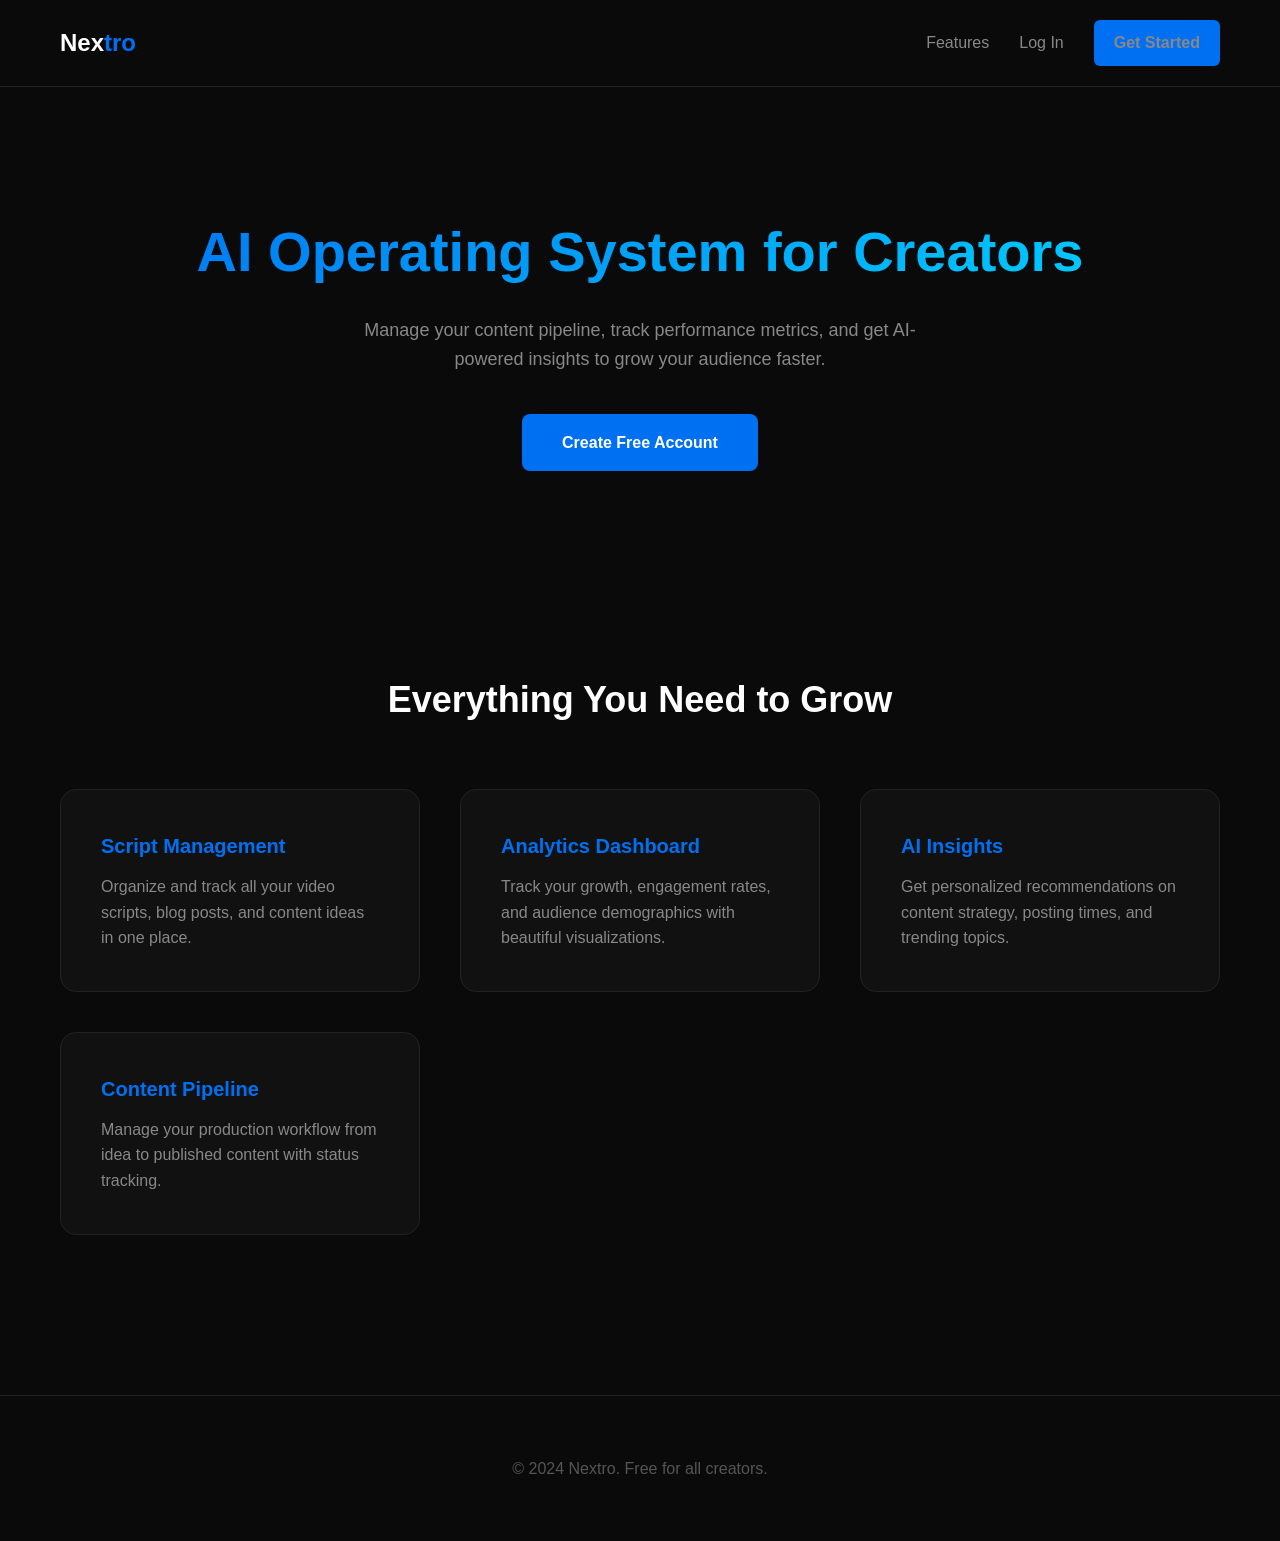
<file: index.html>
<!DOCTYPE html>
<html lang="en">
<head>
  <meta charset="UTF-8">
  <meta name="viewport" content="width=device-width, initial-scale=1.0">
  <title>Nextro - AI Operating System for Creators</title>
  <style>
    * { margin: 0; padding: 0; box-sizing: border-box; }
    body { font-family: -apple-system, BlinkMacSystemFont, 'Segoe UI', Roboto, sans-serif; background: #0a0a0a; color: #fff; line-height: 1.6; }
    .container { max-width: 1200px; margin: 0 auto; padding: 0 20px; }
    header { padding: 20px 0; display: flex; justify-content: space-between; align-items: center; border-bottom: 1px solid #222; }
    .logo { font-size: 24px; font-weight: bold; }
    .logo span { color: #0070f3; }
    .nav-links { display: flex; gap: 30px; align-items: center; }
    .nav-links a { color: #888; text-decoration: none; transition: color 0.3s; }
    .nav-links a:hover { color: #fff; }
    .cta-header { padding: 10px 20px; background: #0070f3; color: #fff; border-radius: 6px; font-weight: 600; transition: all 0.3s; cursor: pointer; border: none; }
    .cta-header:hover { background: #0051a8; }
    .hero { padding: 120px 0; text-align: center; }
    .hero h1 { font-size: 56px; margin-bottom: 20px; background: linear-gradient(135deg, #0070f3, #00d4ff); -webkit-background-clip: text; -webkit-text-fill-color: transparent; background-clip: text; }
    .hero p { font-size: 18px; color: #888; max-width: 600px; margin: 0 auto 40px; }
    .cta-button { display: inline-block; padding: 16px 40px; background: #0070f3; color: #fff; text-decoration: none; border-radius: 8px; font-size: 16px; font-weight: 600; transition: all 0.3s; border: none; cursor: pointer; }
    .cta-button:hover { background: #0051a8; transform: translateY(-2px); }
    .features { padding: 80px 0; }
    .features h2 { text-align: center; font-size: 36px; margin-bottom: 60px; }
    .feature-grid { display: grid; grid-template-columns: repeat(auto-fit, minmax(280px, 1fr)); gap: 40px; }
    .feature-card { background: #111; padding: 40px; border-radius: 16px; border: 1px solid #222; transition: all 0.3s; }
    .feature-card:hover { border-color: #0070f3; transform: translateY(-4px); }
    .feature-card h3 { font-size: 20px; margin-bottom: 12px; color: #0070f3; }
    .feature-card p { color: #888; }
    footer { text-align: center; padding: 60px 0; color: #555; border-top: 1px solid #222; margin-top: 80px; }
  </style>
</head>
<body>
  <header>
    <div class="container" style="display: flex; justify-content: space-between; align-items: center; width: 100%;">
      <div class="logo">Nex<span>tro</span></div>
      <nav class="nav-links">
        <a href="#features">Features</a>
        <a href="login.html">Log In</a>
        <a href="login.html" class="cta-header">Get Started</a>
      </nav>
    </div>
  </header>

  <main>
    <section class="hero">
      <div class="container">
        <h1>AI Operating System for Creators</h1>
        <p>Manage your content pipeline, track performance metrics, and get AI-powered insights to grow your audience faster.</p>
        <a href="login.html" class="cta-button">Create Free Account</a>
      </div>
    </section>

    <section class="features" id="features">
      <div class="container">
        <h2>Everything You Need to Grow</h2>
        <div class="feature-grid">
          <div class="feature-card">
            <h3>Script Management</h3>
            <p>Organize and track all your video scripts, blog posts, and content ideas in one place.</p>
          </div>
          <div class="feature-card">
            <h3>Analytics Dashboard</h3>
            <p>Track your growth, engagement rates, and audience demographics with beautiful visualizations.</p>
          </div>
          <div class="feature-card">
            <h3>AI Insights</h3>
            <p>Get personalized recommendations on content strategy, posting times, and trending topics.</p>
          </div>
          <div class="feature-card">
            <h3>Content Pipeline</h3>
            <p>Manage your production workflow from idea to published content with status tracking.</p>
          </div>
        </div>
      </div>
    </section>
  </main>

  <footer>
    <div class="container">
      <p>&copy; 2024 Nextro. Free for all creators.</p>
    </div>
  </footer>
</body>
</html>
</file>
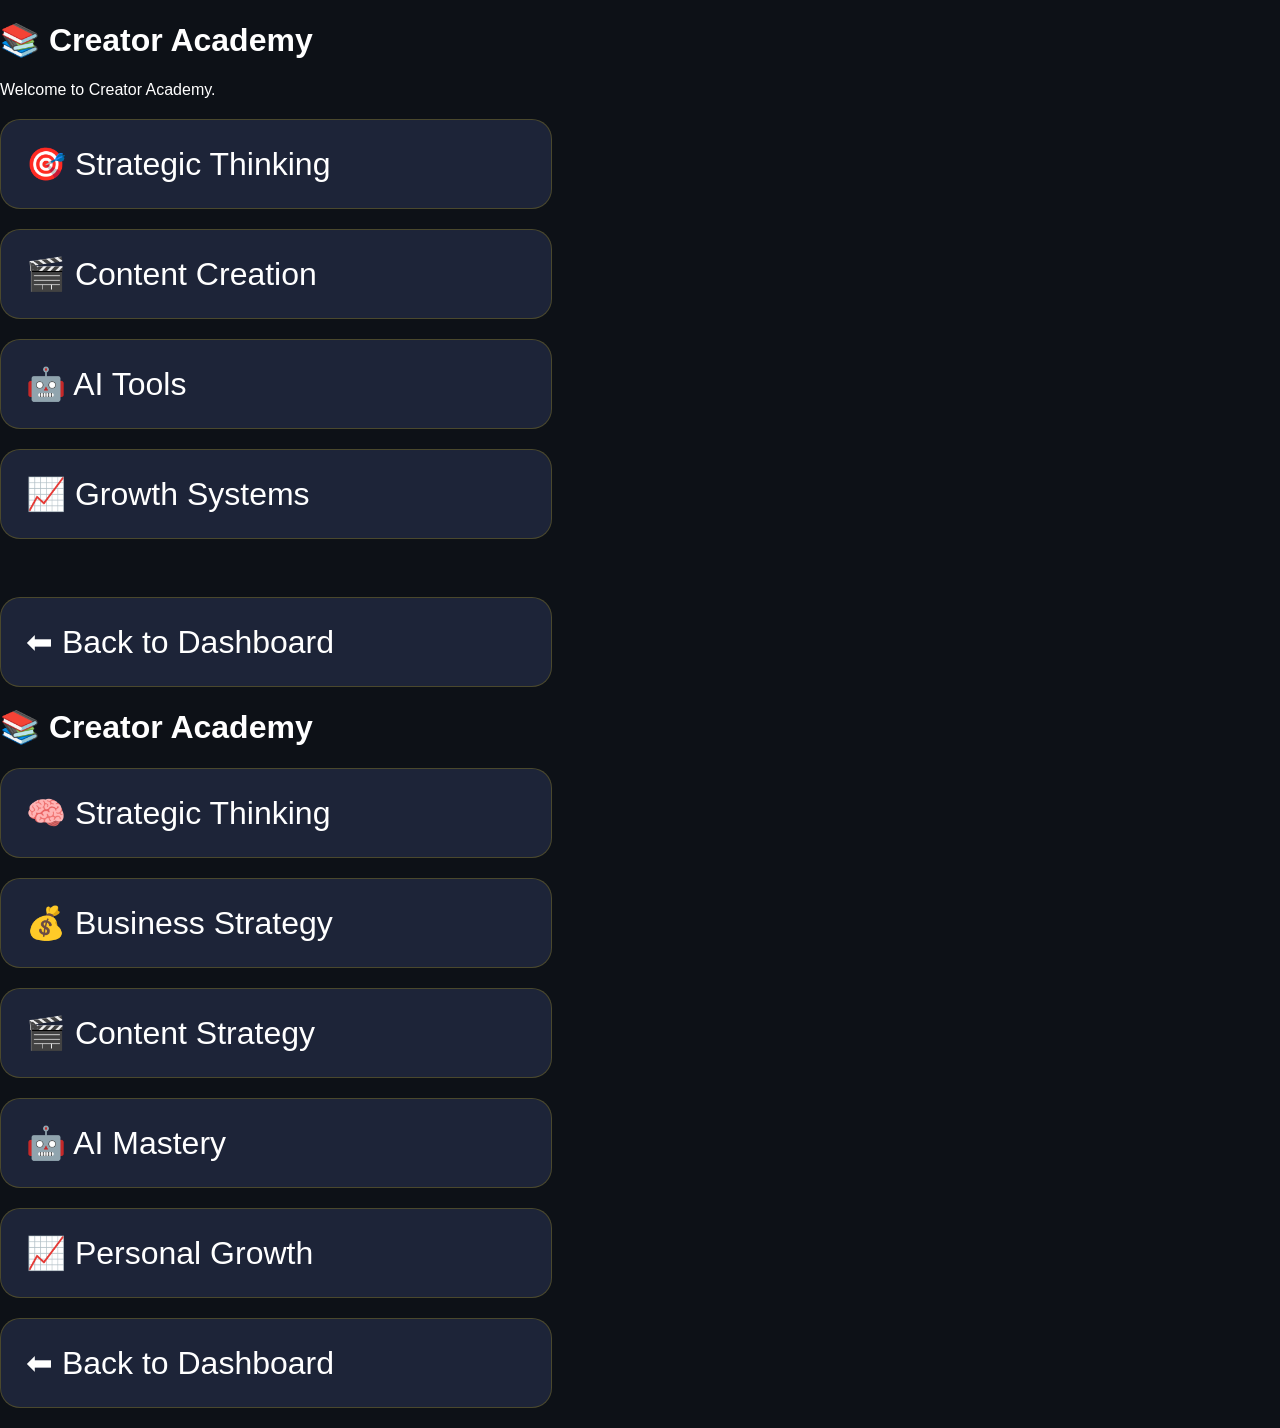
<file: academy.html>
<!DOCTYPE html>
<html lang="en">
<head>
    <meta charset="UTF-8">
    <meta name="viewport" content="width=device-width, initial-scale=1.0">
    <title>Creator Academy</title>
    <link rel="stylesheet" href="style.css">
</head>
<body>

<div class="page">
    <h1>📚 Creator Academy</h1>

    <p>Welcome to Creator Academy.</p>

    <div class="card">🎯 Strategic Thinking</div>

    <div class="card">🎬 Content Creation</div>

    <div class="card">🤖 AI Tools</div>

    <div class="card">📈 Growth Systems</div>

    <br>

    <a href="index.html" class="card">⬅ Back to Dashboard</a>
</div>

</body>
<div class="page">

<h1>📚 Creator Academy</h1>

<a href="strategic.html" class="card">🧠 Strategic Thinking</a>

<a href="#" class="card">💰 Business Strategy</a>

<a href="#" class="card">🎬 Content Strategy</a>

<a href="#" class="card">🤖 AI Mastery</a>

<a href="#" class="card">📈 Personal Growth</a>

<a href="index.html" class="card">⬅ Back to Dashboard</a>

</div>
</html>
</file>
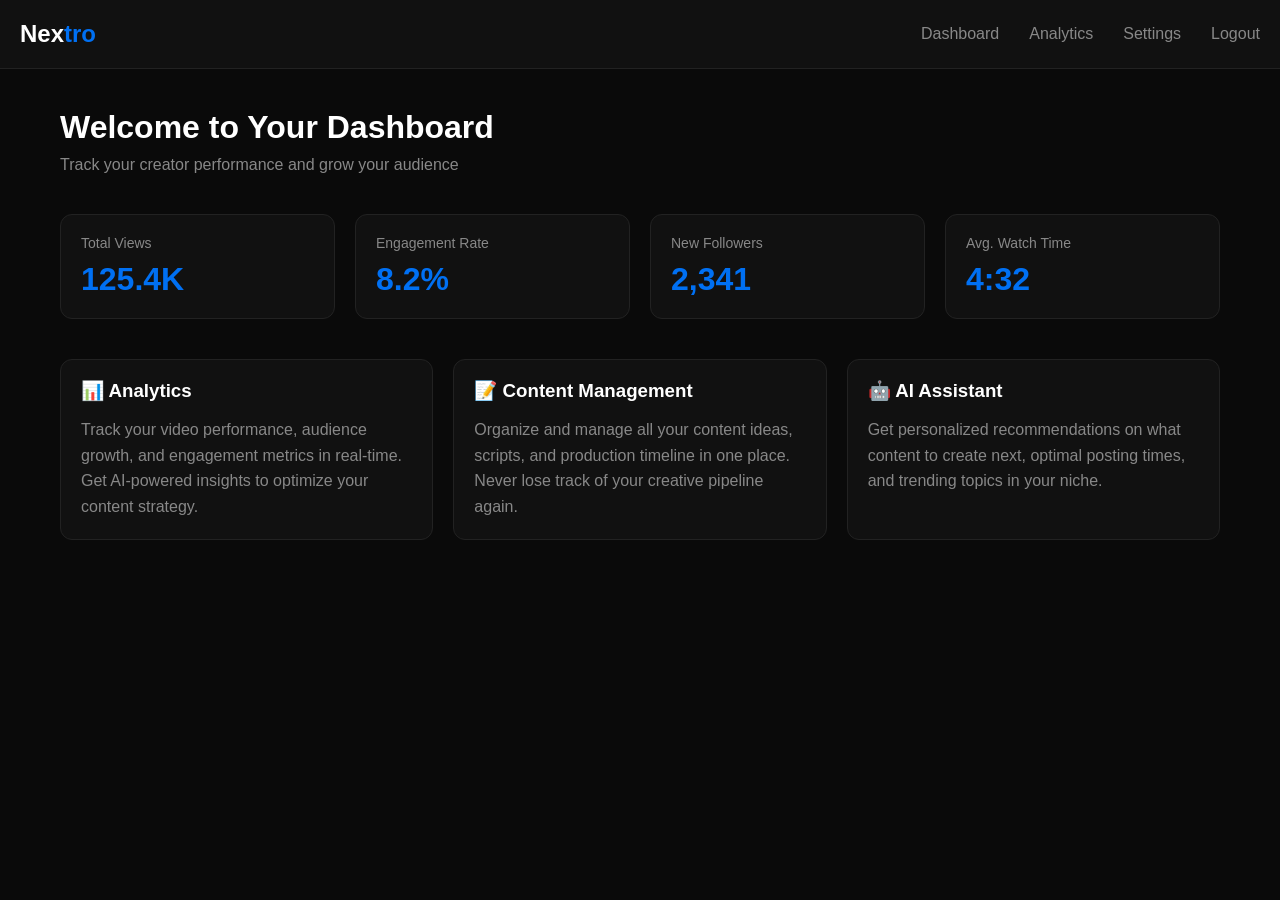
<file: dashboard.html>
<!DOCTYPE html>
<html lang="en">
<head>
  <meta charset="UTF-8">
  <meta name="viewport" content="width=device-width, initial-scale=1.0">
  <title>Nextro Dashboard - Creator Analytics</title>
  <style>
    * { margin: 0; padding: 0; box-sizing: border-box; }
    body { font-family: -apple-system, BlinkMacSystemFont, 'Segoe UI', Roboto, sans-serif; background: #0a0a0a; color: #fff; }
    header { background: #111; border-bottom: 1px solid #222; padding: 20px; display: flex; justify-content: space-between; align-items: center; }
    .logo { font-size: 24px; font-weight: bold; }
    .logo span { color: #0070f3; }
    .nav { display: flex; gap: 30px; }
    .nav a { color: #888; text-decoration: none; transition: color 0.3s; }
    .nav a:hover { color: #fff; }
    .container { max-width: 1200px; margin: 0 auto; padding: 40px 20px; }
    h1 { font-size: 32px; margin-bottom: 10px; }
    .subtitle { color: #888; margin-bottom: 40px; }
    .stats-grid { display: grid; grid-template-columns: repeat(auto-fit, minmax(250px, 1fr)); gap: 20px; margin-bottom: 40px; }
    .stat-card { background: #111; border: 1px solid #222; border-radius: 12px; padding: 20px; }
    .stat-label { color: #888; font-size: 14px; margin-bottom: 10px; }
    .stat-value { font-size: 32px; font-weight: bold; color: #0070f3; }
    .content-grid { display: grid; grid-template-columns: repeat(auto-fit, minmax(300px, 1fr)); gap: 20px; }
    .content-card { background: #111; border: 1px solid #222; border-radius: 12px; padding: 20px; }
    .content-card h3 { margin-bottom: 15px; }
    .content-card p { color: #888; line-height: 1.6; }
  </style>
</head>
<body>
  <header>
    <div class="logo">Nex<span>tro</span></div>
    <nav class="nav">
      <a href="#">Dashboard</a>
      <a href="#">Analytics</a>
      <a href="#">Settings</a>
      <a href="index.html">Logout</a>
    </nav>
  </header>

  <div class="container">
    <h1>Welcome to Your Dashboard</h1>
    <p class="subtitle">Track your creator performance and grow your audience</p>

    <div class="stats-grid">
      <div class="stat-card">
        <div class="stat-label">Total Views</div>
        <div class="stat-value">125.4K</div>
      </div>
      <div class="stat-card">
        <div class="stat-label">Engagement Rate</div>
        <div class="stat-value">8.2%</div>
      </div>
      <div class="stat-card">
        <div class="stat-label">New Followers</div>
        <div class="stat-value">2,341</div>
      </div>
      <div class="stat-card">
        <div class="stat-label">Avg. Watch Time</div>
        <div class="stat-value">4:32</div>
      </div>
    </div>

    <div class="content-grid">
      <div class="content-card">
        <h3>📊 Analytics</h3>
        <p>Track your video performance, audience growth, and engagement metrics in real-time. Get AI-powered insights to optimize your content strategy.</p>
      </div>
      <div class="content-card">
        <h3>📝 Content Management</h3>
        <p>Organize and manage all your content ideas, scripts, and production timeline in one place. Never lose track of your creative pipeline again.</p>
      </div>
      <div class="content-card">
        <h3>🤖 AI Assistant</h3>
        <p>Get personalized recommendations on what content to create next, optimal posting times, and trending topics in your niche.</p>
      </div>
    </div>
  </div>
</body>
</html>
</file>
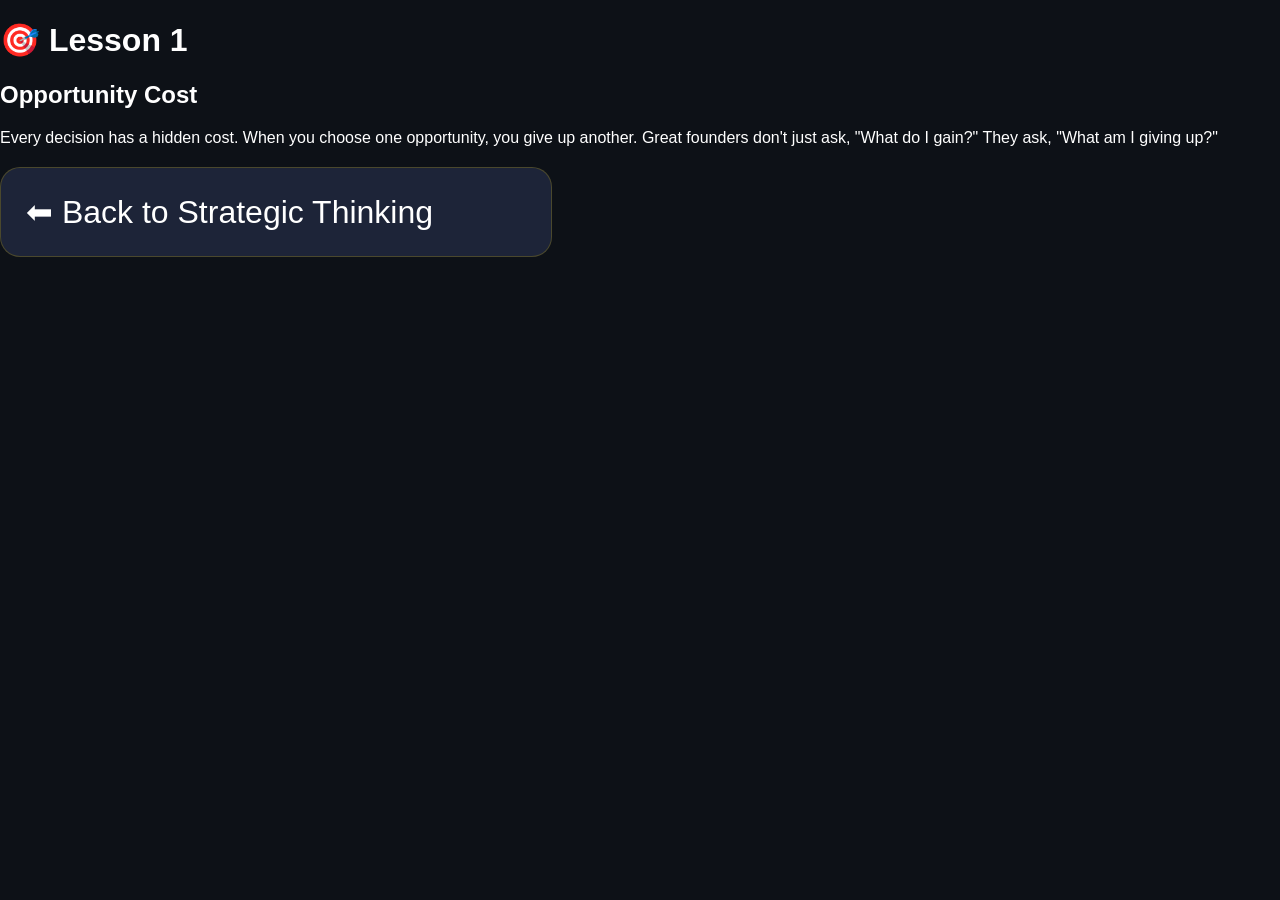
<file: lesson1.html>
<!DOCTYPE html>
<html lang="en">
<head>
<meta charset="UTF-8">
<meta name="viewport" content="width=device-width, initial-scale=1.0">
<title>Lesson 1</title>
<link rel="stylesheet" href="style.css">
</head>

<body>

<div class="page">

<h1>🎯 Lesson 1</h1>

<h2>Opportunity Cost</h2>

<p>
Every decision has a hidden cost.
When you choose one opportunity, you give up another.
Great founders don't just ask,
"What do I gain?"
They ask,
"What am I giving up?"
</p>

<a href="strategic.html" class="card">
⬅ Back to Strategic Thinking
</a>

</div>

</body>
</html>
</file>
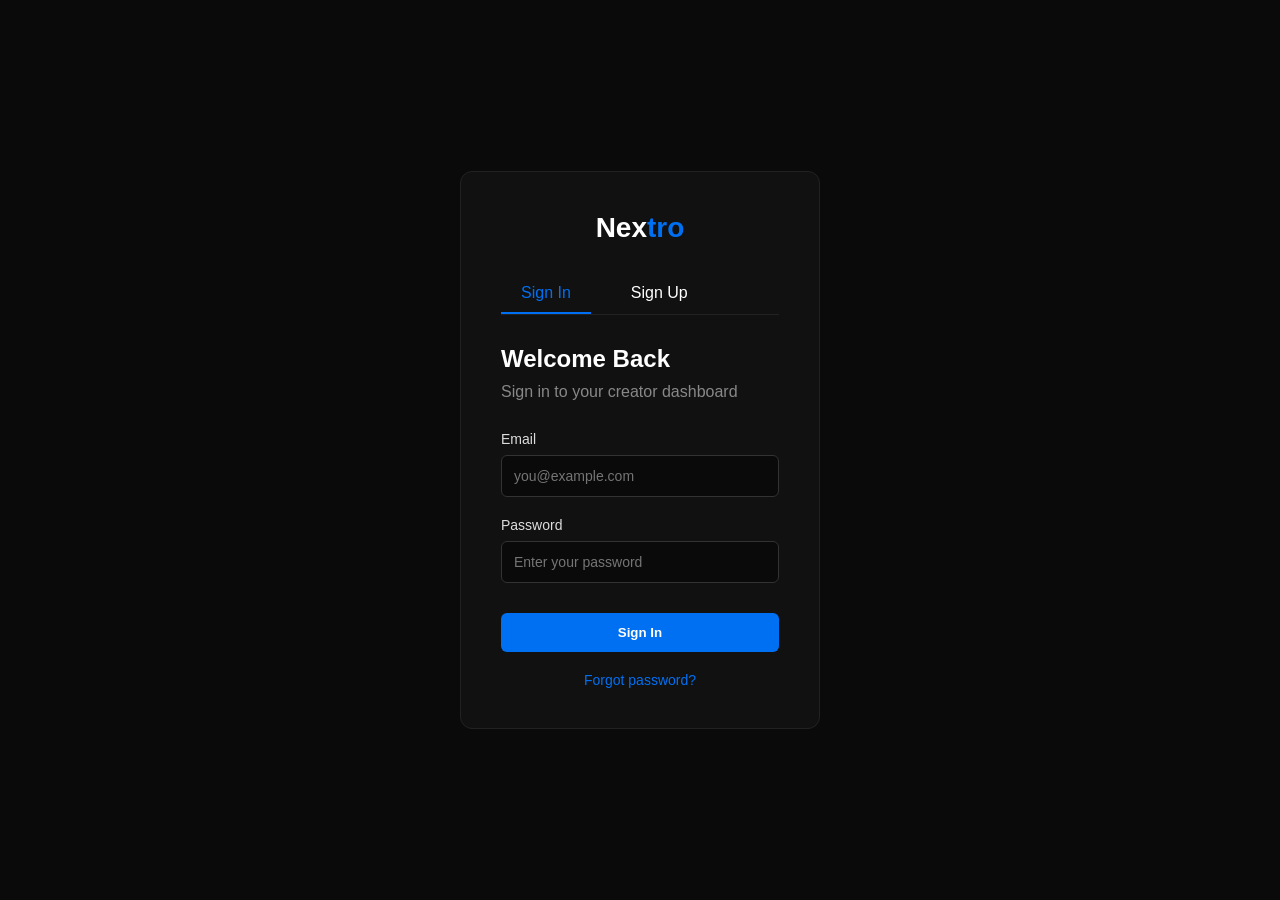
<file: login.html>
<!DOCTYPE html>
<html lang="en">
<head>
  <meta charset="UTF-8">
  <meta name="viewport" content="width=device-width, initial-scale=1.0">
  <title>Nextro Login - Sign In or Create Account</title>
  <style>
    * { margin: 0; padding: 0; box-sizing: border-box; }
    body { font-family: -apple-system, BlinkMacSystemFont, 'Segoe UI', Roboto, sans-serif; background: #0a0a0a; color: #fff; min-height: 100vh; display: flex; align-items: center; justify-content: center; }
    .container { width: 100%; max-width: 400px; padding: 20px; }
    .card { background: #111; border: 1px solid #222; border-radius: 12px; padding: 40px; }
    .logo { text-align: center; font-size: 28px; font-weight: bold; margin-bottom: 30px; }
    .logo span { color: #0070f3; }
    h2 { font-size: 24px; margin-bottom: 10px; }
    .subtitle { color: #888; margin-bottom: 30px; }
    .form-group { margin-bottom: 20px; }
    label { display: block; margin-bottom: 8px; font-size: 14px; color: #ddd; }
    input { width: 100%; padding: 12px; border: 1px solid #333; background: #0a0a0a; color: #fff; border-radius: 6px; font-size: 14px; }
    input:focus { outline: none; border-color: #0070f3; }
    .btn { width: 100%; padding: 12px; background: #0070f3; color: #fff; border: none; border-radius: 6px; font-weight: 600; cursor: pointer; margin-top: 10px; }
    .btn:hover { background: #0051a8; }
    .divider { text-align: center; margin: 20px 0; color: #666; }
    .tab { display: inline-block; padding: 10px 20px; cursor: pointer; border-bottom: 2px solid transparent; margin-right: 20px; }
    .tab.active { border-bottom-color: #0070f3; color: #0070f3; }
    .tab-content { display: none; }
    .tab-content.active { display: block; }
    .footer-link { text-align: center; margin-top: 20px; font-size: 14px; color: #666; }
    .footer-link a { color: #0070f3; text-decoration: none; }
  </style>
</head>
<body>
  <div class="container">
    <div class="card">
      <div class="logo">Nex<span>tro</span></div>
      
      <div style="display: flex; border-bottom: 1px solid #222; margin-bottom: 30px;">
        <div class="tab active" onclick="switchTab('signin')">Sign In</div>
        <div class="tab" onclick="switchTab('signup')">Sign Up</div>
      </div>

      <!-- Sign In -->
      <div id="signin" class="tab-content active">
        <h2>Welcome Back</h2>
        <p class="subtitle">Sign in to your creator dashboard</p>
        <div class="form-group">
          <label>Email</label>
          <input type="email" placeholder="you@example.com">
        </div>
        <div class="form-group">
          <label>Password</label>
          <input type="password" placeholder="Enter your password">
        </div>
        <button class="btn">Sign In</button>
        <div class="footer-link"><a href="#">Forgot password?</a></div>
      </div>

      <!-- Sign Up -->
      <div id="signup" class="tab-content">
        <h2>Create Account</h2>
        <p class="subtitle">Join Nextro for free</p>
        <div class="form-group">
          <label>Full Name</label>
          <input type="text" placeholder="Your name">
        </div>
        <div class="form-group">
          <label>Email</label>
          <input type="email" placeholder="you@example.com">
        </div>
        <div class="form-group">
          <label>Password</label>
          <input type="password" placeholder="Create a password">
        </div>
        <button class="btn">Create Account</button>
      </div>
    </div>
  </div>

  <script>
    function switchTab(tab) {
      document.querySelectorAll('.tab-content').forEach(el => el.classList.remove('active'));
      document.querySelectorAll('.tab').forEach(el => el.classList.remove('active'));
      document.getElementById(tab).classList.add('active');
      event.target.classList.add('active');
    }
  </script>
</body>
</html>
</file>
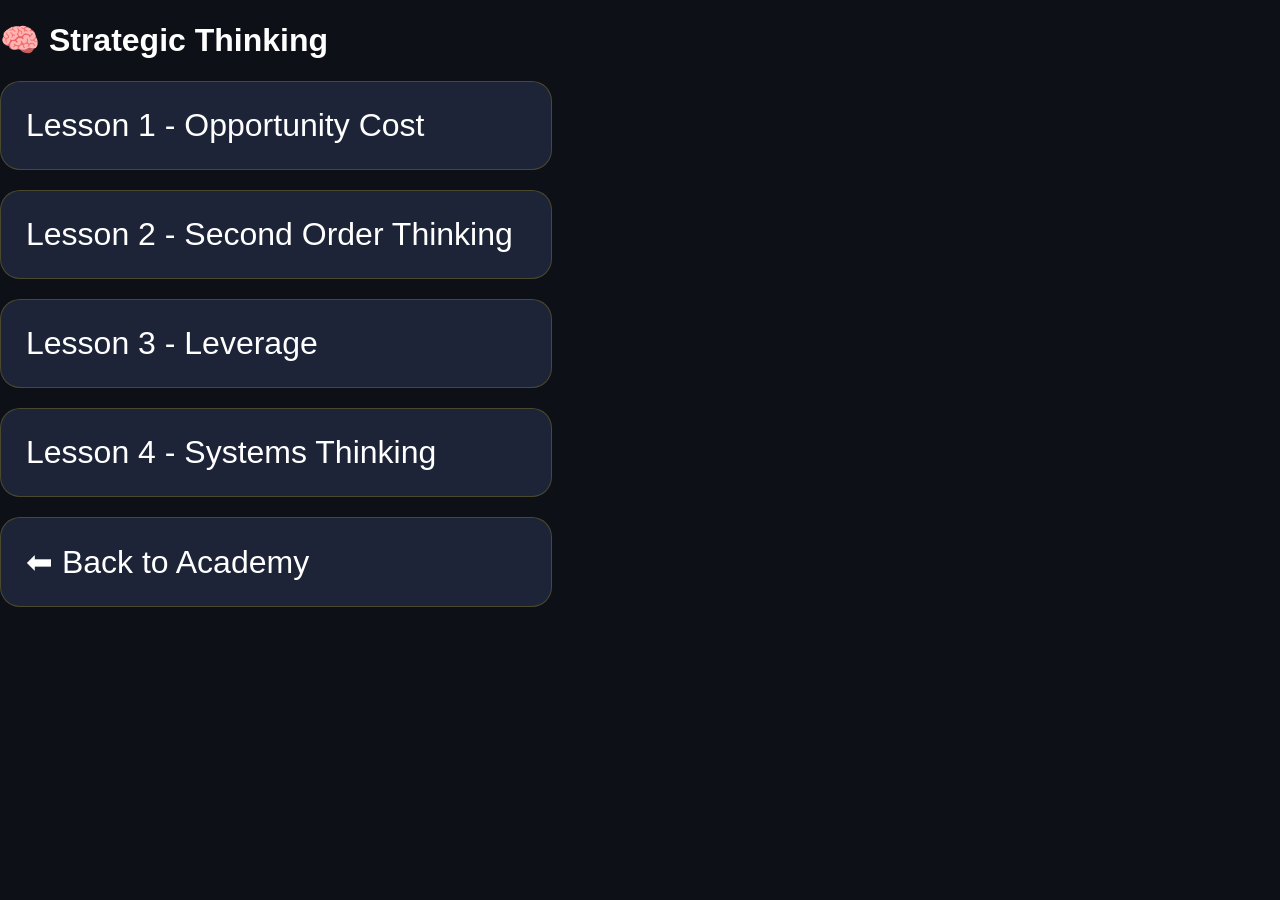
<file: strategic.html>
<!DOCTYPE html>
<html lang="en">
<head>
<meta charset="UTF-8">
<meta name="viewport" content="width=device-width, initial-scale=1.0">
<title>Strategic Thinking</title>
<link rel="stylesheet" href="style.css">
</head>

<body>

<div class="page">

<h1>🧠 Strategic Thinking</h1>
<a href="lesson1.html" class="card">
Lesson 1 - Opportunity Cost
</a>

<a href="#" class="card">Lesson 2 - Second Order Thinking</a>

<a href="#" class="card">Lesson 3 - Leverage</a>

<a href="#" class="card">Lesson 4 - Systems Thinking</a>

<a href="academy.html" class="card">⬅ Back to Academy</a>

</div>

</body>
</html>
</file>
<file: style.css>
body{
    margin:0;
    font-family:Arial,sans-serif;
    background:#0d1117;
    color:white;
}

nav{
    display:flex;
    justify-content:space-between;
    align-items:center;
    padding:20px;
    background:#111827;
}

nav h2{
    color:#FFD700;
    margin:0;
}

.hero{
    text-align:center;
    padding:80px 20px;
}

.hero h1{
    font-size:40px;
    color:#FFD700;
}

.hero p{
    font-size:20px;
    color:#d1d5db;
    max-width:600px;
    margin:20px auto;
}

button{
    background:#FFD700;
    color:black;
    border:none;
    padding:15px 35px;
    border-radius:10px;
    font-size:18px;
    font-weight:bold;
    cursor:pointer;
}
.features{
padding:80px 30px;
text-align:center;
}

.features h2{
font-size:40px;
color:#FFD700;
margin-bottom:40px;
}

.card{
background:#161b22;
padding:25px;
border-radius:20px;
margin:20px auto;
max-width:500px;
border:1px solid #FFD70033;
transition:.3s;
}

.card:hover{
transform:translateY(-8px);
border-color:#FFD700;
}

.card h3{
font-size:28px;
margin-bottom:10px;
}

.card p{
font-size:18px;
color:#cccccc;
}
.dashboard{
    padding:40px;
}

.card{
    background:#1b2235;
    padding:20px;
    margin:20px 0;
    border-radius:15px;
    font-size:22px;
    cursor:pointer;
}
.card{
    display:block;
    background:#1d2438;
    color:white;
    text-decoration:none;
    padding:25px;
    margin:20px 0;
    border-radius:20px;
    font-size:32px;
}input{
    width:100%;
    padding:15px;
    margin:12px 0;
    border-radius:12px;
    border:none;
    background:#1d2438;
    color:white;
    font-size:18px;
    box-sizing:border-box;
}

button{
    width:100%;
    padding:16px;
    margin-top:20px;
    border:none;
    border-radius:12px;
    background:#FFD700;
    color:black;
    font-size:20px;
    font-weight:bold;
}
</file>
